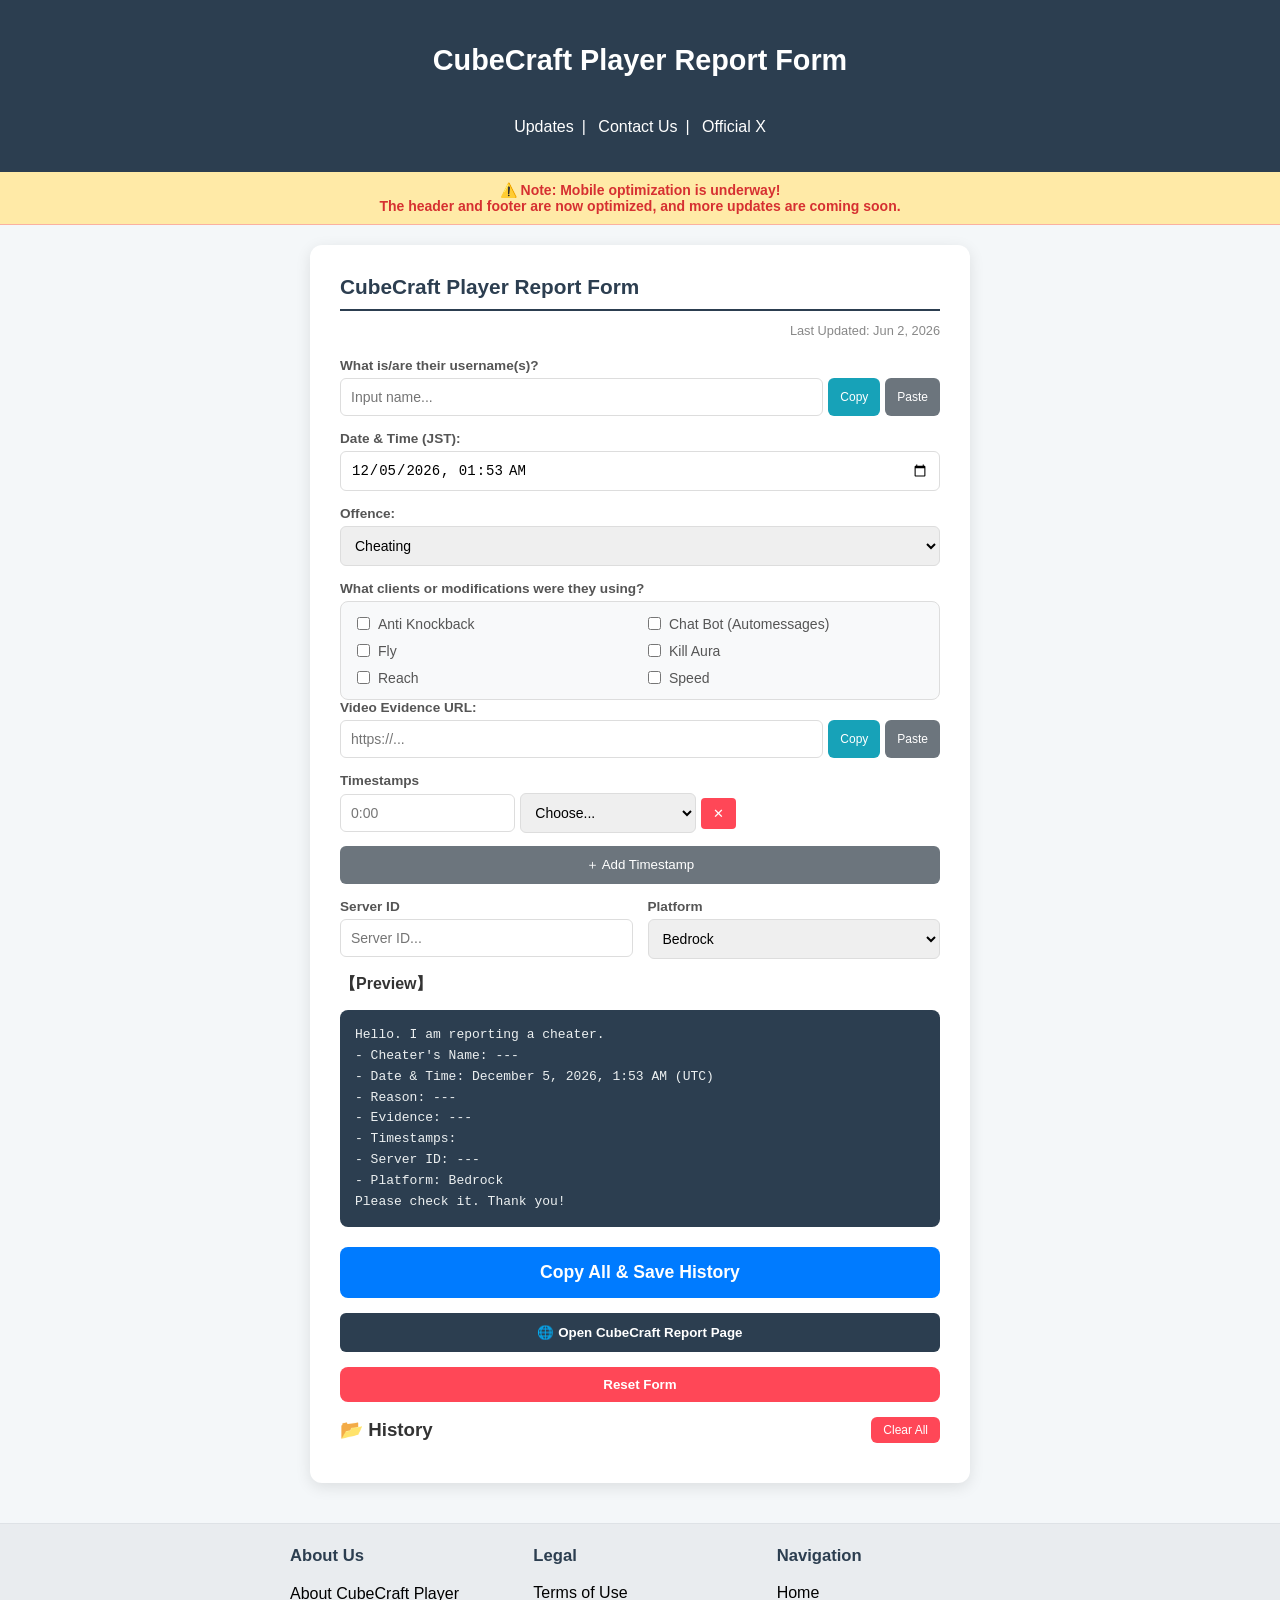
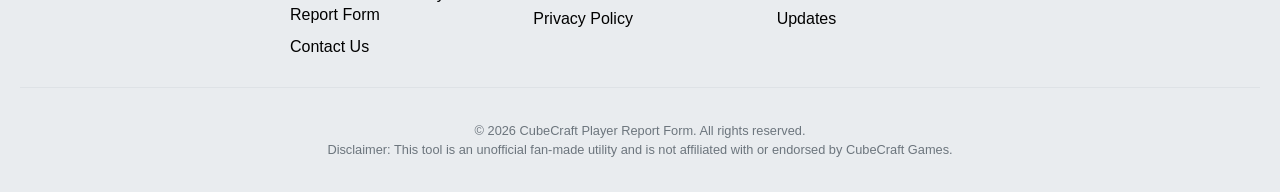
<file: index.html>
<!DOCTYPE html>
<html lang="en">
<head>
<meta charset="UTF-8">
<meta name="viewport" content="width=device-width, initial-scale=1">
<title>CubeCraft Player Report Form</title>
<meta name="description" content="Easily generate formatted player reports for CubeCraft forums. Input usernames, evidence URLs, timestamps, and server details to copy and paste instantly.">
<style>

h2 { font-size: 1.3em; color: #2c3e50; margin-top: 0; border-bottom: 2px solid #2c3e50; padding-bottom: 10px; }

.field-group { margin-bottom: 15px;  }
label { display: block; font-size: 0.85em; font-weight: bold; margin-bottom: 5px; color: #555; }
    
input[type="text"], input[type="datetime-local"], select { width: 100%; padding: 10px; border: 1px solid #ddd; border-radius: 6px; font-size: 14px; box-sizing: border-box; }
    
.input-with-btn { display: flex; gap: 5px; }
.paste-btn { background: #6c757d; color: white; border: none; padding: 0 15px; border-radius: 6px; cursor: pointer; font-size: 12px; white-space: nowrap; }

.checkbox-grid { display: grid; grid-template-columns: 1fr 1fr; gap: 8px; background: #f8f9fa; padding: 12px; border-radius: 8px; border: 1px solid #ddd; }
.checkbox-item { font-weight: normal; font-size: 14px; cursor: pointer; display: flex; align-items: center; gap: 5px; margin: 0; }

.ts-row { display: flex; gap: 5px; margin-bottom: 8px; align-items: center; }
.ts-time { flex: 0.3; }
.ts-memo { flex: 0.7; }
.del-btn { background: #ff4757; color: white; border: none; padding: 8px 12px; border-radius: 4px; cursor: pointer; }

.add-btn { background: #6c757d; color: white; border: none; padding: 10px; border-radius: 6px; cursor: pointer; width: 100%; margin-top: 5px; }
.copy-btn { background: #007bff; color: white; width: 100%; padding: 15px; border: none; border-radius: 8px; font-size: 1.1em; font-weight: bold; cursor: pointer; margin-top: 20px; }

#total-preview { white-space: pre-wrap; background: #2c3e50; color: #ecf0f1; padding: 15px; border-radius: 8px; margin-top: 15px; line-height: 1.6; font-family: monospace; }
.history-item { background: #fff; padding: 12px; border-radius: 8px; margin-bottom: 10px; border: 1px solid #ddd; border-left: 5px solid #007bff; font-size: 0.85em; }
.action-btn { background: #6c757d; color: white; border: none; padding: 0 12px; border-radius: 6px; cursor: pointer; font-size: 12px; white-space: nowrap; }
.copy-small-btn { background: #17a2b8; }

</style>
</head>
<body>

<div id="header-placeholder"></div>

<div class="container">
<div class="card">
<h2>CubeCraft Player Report Form</h2>
<p style="font-size: 0.8em; color: #888; margin-top: -5px; margin-bottom: 20px; text-align: right;">Last Updated: Jun 2, 2026</p>
            
<div class="field-group">
<label>What is/are their username(s)?</label>
<div class="input-with-btn">
<input type="text" id="c-name" placeholder="Input name..." oninput="update()">
<button class="action-btn copy-small-btn" onclick="copyFrom('c-name')">Copy</button>
<button class="action-btn" onclick="pasteTo('c-name')">Paste</button>
</div>
</div>

<div class="field-group">
<label>Date & Time (JST):</label>
<input type="datetime-local" id="c-datetime" oninput="update()">
</div>
  
<div class="field-group">
<label>Offence:</label>
<select id="c-offence" onchange="toggleReasonVisibility(); update();">
<option value="Cheating">Cheating</option>
<option value="Teaming">Teaming</option>
<option value="Trolling">Trolling</option>
</select>
</div>

<div class="field-group" id="reason-section">
<label>What clients or modifications were they using?</label>
<div class="checkbox-grid" id="reason-options">
<label class="checkbox-item"><input type="checkbox" value="Anti Knockback" onchange="update()"> Anti Knockback</label>
<label class="checkbox-item"><input type="checkbox" value="Chat Bot (Automessages)" onchange="update()"> Chat Bot (Automessages)</label>
<label class="checkbox-item"><input type="checkbox" value="Fly" onchange="update()"> Fly</label>
<label class="checkbox-item"><input type="checkbox" value="Kill Aura" onchange="update()"> Kill Aura</label>
<label class="checkbox-item"><input type="checkbox" value="Reach" onchange="update()"> Reach</label>
<label class="checkbox-item"><input type="checkbox" value="Speed" onchange="update()"> Speed</label>
</div>

<div class="field-group">
<label>Video Evidence URL:</label>
<div class="input-with-btn">
<input type="text" id="c-url" placeholder="https://..." oninput="update()">
<button class="action-btn copy-small-btn" onclick="copyFrom('c-url')">Copy</button>
<button class="action-btn" onclick="pasteTo('c-url')">Paste</button>
</div>
</div>

<div class="field-group">
<label>Timestamps</label>
<div id="ts-area"></div>
<button class="add-btn" onclick="addTsRow()">＋ Add Timestamp</button>
</div>

<div style="display: flex; gap: 15px;">
<div class="field-group" style="flex: 1;">
<label>Server ID</label>
<input type="text" id="c-server" placeholder="Server ID..." oninput="update()">
</div>
<div class="field-group" style="flex: 1;">
<label>Platform</label>
<select id="c-platform" onchange="update()">
<option value="Bedrock">Bedrock</option>
<option value="Java">Java</option>
</select>
</div>
</div>

<strong>【Preview】</strong>
<div id="total-preview"></div>
<button class="copy-btn" onclick="copyAndSave()">Copy All & Save History</button>
<a href="https://www.cubecraft.net/categories/player-reports.150/" target="_blank" style="display: block; text-align: center; margin-top: 10px; text-decoration: none;">
<button type="button" class="add-btn" style="background: #2c3e50; font-weight: bold; padding: 12px; width: 100%; box-sizing: border-box;">🌐 Open CubeCraft Report Page</button>
</a>
<button type="button" onclick="resetForm()" style="background: #ff4757; color: white; width: 100%; padding: 10px; border: none; border-radius: 8px; font-weight: bold; cursor: pointer; margin-top: 15px;">Reset Form</button>
</div>


<div id="history-section">
<div style="display: flex; justify-content: space-between; align-items: center; margin-bottom: 10px;">
<h3 style="margin: 0;">📂 History</h3>
<button class="action-btn" onclick="clearAllHistory()" style="background: #ff4757; padding: 6px 12px;">Clear All</button>
</div>
<div id="history-list"></div>
</div>

</div>
</div>

<div id="footer-placeholder"></div>

<script>
    window.onload = () => { 

        const now = new Date();
        now.setMinutes(now.getMinutes() - now.getTimezoneOffset());
        document.getElementById('c-datetime').value = now.toISOString().slice(0, 16);
        
        addTsRow(); 
        renderHistory();
        update();
    };

    async function pasteTo(id) {
        try {
            const text = await navigator.clipboard.readText();
            document.getElementById(id).value = text;
            update();
        } catch (err) { alert("Clipboard access denied."); }
    }
  async function copyFrom(id) {
        const val = document.getElementById(id).value;
        if (!val) return;
        try {
            await navigator.clipboard.writeText(val);
        } catch (err) { alert("Clipboard access denied."); }
    }

    function addTsRow() {
        const area = document.getElementById('ts-area');
        const div = document.createElement('div');
        div.className = 'ts-row';
        div.innerHTML = `
            <input type="text" class="ts-time" placeholder="0:00" oninput="update()">
            <select class="ts-memo-select" onchange="update()" style="flex: 0.3; padding: 10px; border: 1px solid #ddd; border-radius: 6px; font-size: 14px;">
                <option value="">Choose...</option>
                <option value="Fly">Fly</option>
                <option value="Kill Aura">Kill Aura</option>
                <option value="Teaming">Teaming</option>
                <option value="Other">Other (Custom)</option>
            </select>
            <input type="text" class="ts-memo-custom" placeholder="Detail" oninput="update()" style="flex: 0.4; display: none; padding: 10px; border: 1px solid #ddd; border-radius: 6px; font-size: 14px;">
            <button class="del-btn" onclick="this.parentElement.remove(); update();">✕</button>
        `;

        const select = div.querySelector('.ts-memo-select');
        const customInput = div.querySelector('.ts-memo-custom');
        select.addEventListener('change', () => {
            if (select.value === 'Other') {
                customInput.style.display = 'block';
            } else {
                customInput.style.display = 'none';
                customInput.value = '';
            }
        });

        area.appendChild(div);
        update();
    }

    function formatDisplayDate(val) {
        if (!val) return "---";
        const d = new Date(val);
        const months = ["January", "February", "March", "April", "May", "June", "July", "August", "September", "October", "November", "December"];
        const month = months[d.getUTCMonth()];
        const day = d.getUTCDate();
        const year = d.getUTCFullYear();
        
        let hours = d.getUTCHours();
        const minutes = String(d.getUTCMinutes()).padStart(2, '0');
        const ampm = hours >= 12 ? 'PM' : 'AM';
        
        hours = hours % 12;
        hours = hours ? hours : 12;
        
        return `${month} ${day}, ${year}, ${hours}:${minutes} ${ampm} (UTC)`;
    }

    function update() {
        const name = document.getElementById('c-name').value || "---";
        const dateStr = formatDisplayDate(document.getElementById('c-datetime').value);
        
        const checkboxes = document.querySelectorAll('#reason-options input:checked');
        const reasonText = checkboxes.length > 0 
            ? Array.from(checkboxes).map(cb => cb.value).join(', ') 
            : "---";

        const url = document.getElementById('c-url').value || "---";
        const server = document.getElementById('c-server').value || "---";
        const platform = document.getElementById('c-platform').value;
        
        const rows = document.querySelectorAll('.ts-row');
        let tsArray = [];
        rows.forEach(row => {
            const time = row.querySelector('.ts-time').value.trim();
            const memo = row.querySelector('.ts-memo').value.trim();
            if (time && memo) tsArray.push(`${time}(${memo})`);
            else if (time) tsArray.push(time);
            else if (memo) tsArray.push(`(${memo})`);
        });

        const template = `Hello. I am reporting a cheater.
- Cheater's Name: ${name}
- Date & Time: ${dateStr}
- Reason: ${reasonText}
- Evidence: ${url}
- Timestamps: ${tsArray.join(', ')}
- Server ID: ${server}
- Platform: ${platform}
Please check it. Thank you!`;

        document.getElementById('total-preview').innerText = template;
    }

    async function copyAndSave() {
        const content = document.getElementById('total-preview').innerText;
        await navigator.clipboard.writeText(content);
        
        let history = JSON.parse(localStorage.getItem('reportHistory') || "[]");
            history.unshift({ text: content, date: new Date().toLocaleString() });
        localStorage.setItem('reportHistory', JSON.stringify(history.slice(0, 10)));
        renderHistory();
       const btn = document.querySelector('.copy-btn');
        const originalText = btn.innerText;
        btn.innerText = "🟢 Copied & Saved!";
        btn.style.background = "#2ecc71";
        
        setTimeout(() => {
            btn.innerText = originalText;
            btn.style.background = "";
        }, 1200);
    }
    function renderHistory() {
        const history = JSON.parse(localStorage.getItem('reportHistory') || "[]");
        document.getElementById('history-list').innerHTML = history.map(item => `
            <div class="history-item">
                <div style="font-size: 0.7em; color: #888; margin-bottom: 5px;">${item.date}</div>
                <div style="white-space:pre-wrap;">${item.text}</div>
            </div>
        `).join('');
    }
function toggleReasonVisibility() {
        const offence = document.getElementById('c-offence').value;
        const reasonSection = document.getElementById('reason-section');
        if (offence === 'Cheating') {
            reasonSection.style.display = 'block';
        } else {
            reasonSection.style.display = 'none';
        }
    }

    function update() {
        const name = document.getElementById('c-name').value || "---";
        const dateStr = formatDisplayDate(document.getElementById('c-datetime').value);
        
        const offence = document.getElementById('c-offence').value;
        let reasonText = "---";
        
        if (offence === 'Cheating') {
            const checkboxes = document.querySelectorAll('#reason-options input:checked');
            reasonText = checkboxes.length > 0 
                ? Array.from(checkboxes).map(cb => cb.value).join(', ') 
                : "---";
        } else {

            reasonText = offence;
        }

        const url = document.getElementById('c-url').value || "---";
        const server = document.getElementById('c-server').value || "---";
        const platform = document.getElementById('c-platform').value;

        const rows = document.querySelectorAll('.ts-row');
        let tsArray = [];
        rows.forEach(row => {
            const time = row.querySelector('.ts-time').value.trim();
            const selectVal = row.querySelector('.ts-memo-select').value;
            const customVal = row.querySelector('.ts-memo-custom').value.trim();
            const memo = (selectVal === 'Other') ? customVal : selectVal;

            if (time && memo) tsArray.push(`${time}(${memo})`);
            else if (time) tsArray.push(time);
            else if (memo) tsArray.push(`(${memo})`);
        });

        const template = `Hello. I am reporting a cheater.
- Cheater's Name: ${name}
- Date & Time: ${dateStr}
- Reason: ${reasonText}
- Evidence: ${url}
- Timestamps: ${tsArray.join(', ')}
- Server ID: ${server}
- Platform: ${platform}
Please check it. Thank you!`;

        document.getElementById('total-preview').innerText = template;
    }
      window.onload = () => { 
        const now = new Date();
        now.setMinutes(now.getMinutes() - now.getTimezoneOffset());
        document.getElementById('c-datetime').value = now.toISOString().slice(0, 16);
        
        addTsRow(); 
        renderHistory();
        toggleReasonVisibility();
        update();
    };
  
  function deleteHistoryItem(index) {
        let history = JSON.parse(localStorage.getItem('reportHistory') || "[]");
        history.splice(index, 1);
        localStorage.setItem('reportHistory', JSON.stringify(history));
        renderHistory();
    }

    function clearAllHistory() {
        if (confirm("Are you sure you want to delete all history?")) {
            localStorage.removeItem('reportHistory');
            renderHistory();
        }
    }
  function renderHistory() {
        const history = JSON.parse(localStorage.getItem('reportHistory') || "[]");
        document.getElementById('history-list').innerHTML = history.map((item, index) => `
            <div class="history-item" style="position: relative;">
                <div style="font-size: 0.7em; color: #888; margin-bottom: 5px;">${item.date}</div>
                <div style="white-space:pre-wrap; padding-right: 25px;">${item.text}</div>
                <button onclick="deleteHistoryItem(${index})" style="position: absolute; top: 10px; right: 10px; background: transparent; border: none; color: #aaa; cursor: pointer; font-size: 14px; font-weight: bold; padding: 0;">✕</button>
            </div>
        `).join('');
    }

fetch('/header.html')
    .then(response => response.text())
    .then(data => {
      const placeholder = document.getElementById('header-placeholder');
      placeholder.innerHTML = data;

      const script = placeholder.querySelector('script');
      if (script) {
        eval(script.innerText);
      }
    })
    .catch(error => console.error('Failed to load header:', error));

function resetForm() {
    if (confirm("Are you sure you want to reset the form? All inputs will be cleared.")) {

        document.getElementById('c-name').value = '';
        document.getElementById('c-url').value = '';
        document.getElementById('c-server').value = '';
        
        document.getElementById('c-offence').selectedIndex = 0;
        document.getElementById('c-platform').selectedIndex = 0;
        
        const checkboxes = document.querySelectorAll('#reason-options input[type="checkbox"]');
        checkboxes.forEach(cb => cb.checked = false);

        document.getElementById('ts-area').innerHTML = '';
        addTsRow();
        
        const now = new Date();
        now.setMinutes(now.getMinutes() - now.getTimezoneOffset());
        document.getElementById('c-datetime').value = now.toISOString().slice(0, 16);
        
        toggleReasonVisibility();
        update();
    }
}

fetch('/footer.html')
    .then(response => response.text())
    .then(data => {
      document.getElementById('footer-placeholder').innerHTML = data;
    })
    .catch(error => console.error('Failed to load footer:', error));

</script>
</body>
</html>
</file>
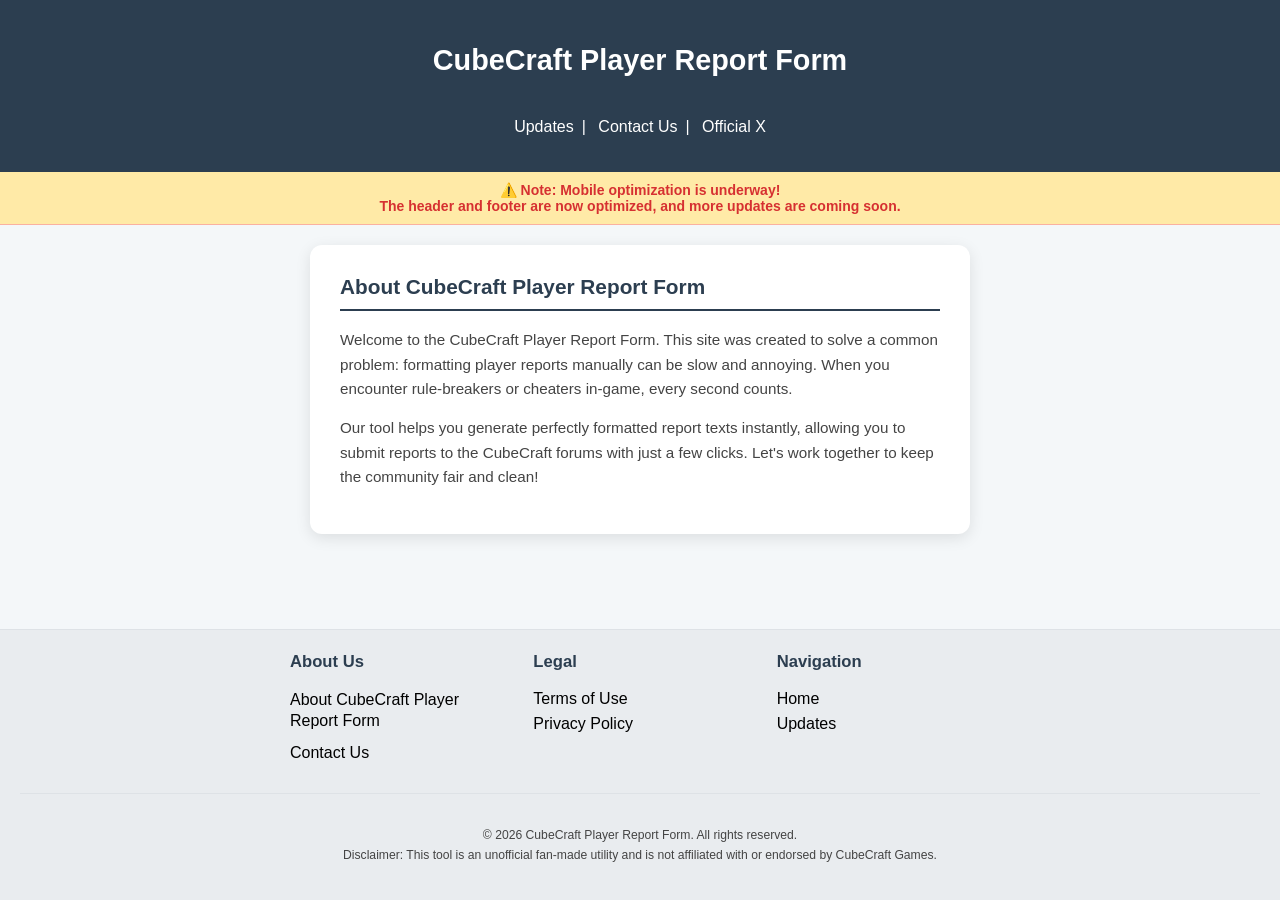
<file: About CubeCraft Player Report Form/index.html>
<!DOCTYPE html>
<html lang="en">
<head>
<meta charset="UTF-8">
<meta name="viewport" content="width=device-width, initial-scale=1">
<title>About CubeCraft Player Report Form - CubeCraft Player Report Form</title>
<style>

h2 { font-size: 1.3em; color: #2c3e50; margin-top: 0; border-bottom: 2px solid #2c3e50; padding-bottom: 10px; }
p { line-height: 1.6; font-size: 0.95em; color: #444; margin-bottom: 15px; }

</style>
</head>
<body>
<div id="header-placeholder"></div>

<div class="container">
  <div class="card">
    <h2>About CubeCraft Player Report Form</h2>
    <p>Welcome to the CubeCraft Player Report Form. This site was created to solve a common problem: formatting player reports manually can be slow and annoying. When you encounter rule-breakers or cheaters in-game, every second counts.</p>
    <p>Our tool helps you generate perfectly formatted report texts instantly, allowing you to submit reports to the CubeCraft forums with just a few clicks. Let's work together to keep the community fair and clean!</p>
  </div>
</div>

<div id="footer-placeholder"></div>

<script>

fetch('/header.html')
    .then(response => response.text())
    .then(data => {
      const placeholder = document.getElementById('header-placeholder');
      placeholder.innerHTML = data;

      const script = placeholder.querySelector('script');
      if (script) {
        eval(script.innerText);
      }
    })
    .catch(error => console.error('Failed to load header:', error));
  
fetch('/footer.html')
    .then(response => response.text())
    .then(data => {
      document.getElementById('footer-placeholder').innerHTML = data;
    })
    .catch(error => console.error('Failed to load footer:', error));

</script>
</body>
</html>
</file>
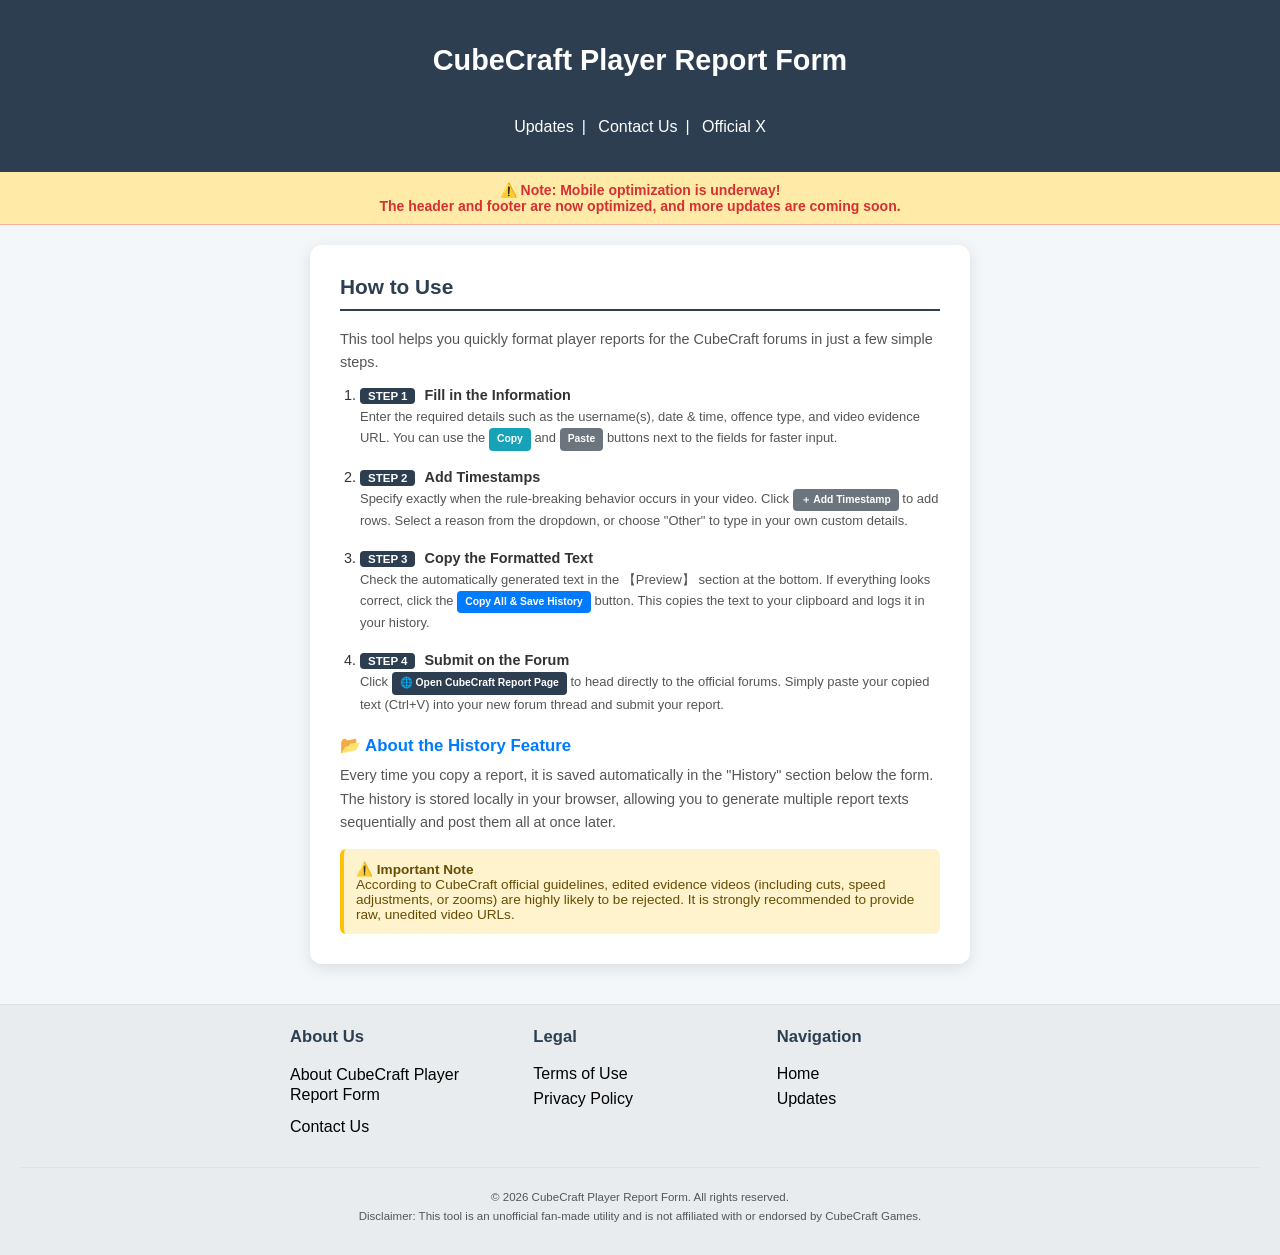
<file: How to use/index.html>
<!DOCTYPE html>
<html lang="en">
<head>
<meta charset="UTF-8">
<meta name="viewport" content="width=device-width, initial-scale=1">
<title>How to Use - CubeCraft Player Report Form</title>
<style>

h2 { font-size: 1.3em; color: #2c3e50; margin-top: 0; border-bottom: 2px solid #2c3e50; padding-bottom: 10px; }
p { line-height: 1.6; font-size: 0.95em; color: #444; margin-bottom: 15px; }

h3 { font-size: 1.05em; color: #007bff; margin-top: 20px; margin-bottom: 8px; display: flex; align-items: center; gap: 5px; }
p { font-size: 0.9em; line-height: 1.6; color: #555; margin: 0 0 10px 0; }
ol { margin: 0; padding-left: 20px; font-size: 0.9em; line-height: 1.6; color: #333; }
li { margin-bottom: 15px; }
.step-badge { background: #2c3e50; color: white; padding: 2px 8px; border-radius: 4px; font-size: 0.8em; font-weight: bold; margin-right: 5px; }
.notice-box { background: #fff3cd; border-left: 4px solid #ffc107; padding: 12px; border-radius: 6px; font-size: 0.85em; color: #664d03; margin-top: 15px; }
.btn-preview { display: inline-block; background: #6c757d; color: white; padding: 3px 8px; border-radius: 4px; font-size: 0.8em; font-weight: bold; }
.btn-blue-preview { background: #007bff; }
.btn-dark-preview { background: #2c3e50; }

</style>
</head>
<body>
<div id="header-placeholder"></div>

<div class="container">
    <div class="card">
        <h2>How to Use</h2>
        <p>This tool helps you quickly format player reports for the CubeCraft forums in just a few simple steps.</p>
        
        <ol>
            <li>
                <span class="step-badge">STEP 1</span> <strong>Fill in the Information</strong>
                <p>Enter the required details such as the username(s), date & time, offence type, and video evidence URL. You can use the <span class="btn-preview" style="background:#17a2b8;">Copy</span> and <span class="btn-preview">Paste</span> buttons next to the fields for faster input.</p>
            </li>
            <li>
                <span class="step-badge">STEP 2</span> <strong>Add Timestamps</strong>
                <p>Specify exactly when the rule-breaking behavior occurs in your video. Click <span class="btn-preview">＋ Add Timestamp</span> to add rows. Select a reason from the dropdown, or choose "Other" to type in your own custom details.</p>
            </li>
            <li>
                <span class="step-badge">STEP 3</span> <strong>Copy the Formatted Text</strong>
                <p>Check the automatically generated text in the 【Preview】 section at the bottom. If everything looks correct, click the <span class="btn-preview btn-blue-preview">Copy All & Save History</span> button. This copies the text to your clipboard and logs it in your history.</p>
            </li>
            <li>
                <span class="step-badge">STEP 4</span> <strong>Submit on the Forum</strong>
                <p>Click <span class="btn-preview btn-dark-preview">🌐 Open CubeCraft Report Page</span> to head directly to the official forums. Simply paste your copied text (Ctrl+V) into your new forum thread and submit your report.</p>
            </li>
        </ol>

        <h3>📂 About the History Feature</h3>
        <p>Every time you copy a report, it is saved automatically in the "History" section below the form. The history is stored locally in your browser, allowing you to generate multiple report texts sequentially and post them all at once later.</p>

        <div class="notice-box">
            <strong>⚠️ Important Note</strong><br>
            According to CubeCraft official guidelines, edited evidence videos (including cuts, speed adjustments, or zooms) are highly likely to be rejected. It is strongly recommended to provide raw, unedited video URLs.
        </div>
        
    </div>
</div>

<div id="footer-placeholder"></div>

<script>

fetch('/header.html')
    .then(response => response.text())
    .then(data => {
      const placeholder = document.getElementById('header-placeholder');
      placeholder.innerHTML = data;

      const script = placeholder.querySelector('script');
      if (script) {
        eval(script.innerText);
      }
    })
    .catch(error => console.error('Failed to load header:', error));

fetch('/footer.html')
    .then(response => response.text())
    .then(data => {
      document.getElementById('footer-placeholder').innerHTML = data;
    })
    .catch(error => console.error('Failed to load footer:', error));

</script>
</body>
</html>
</file>
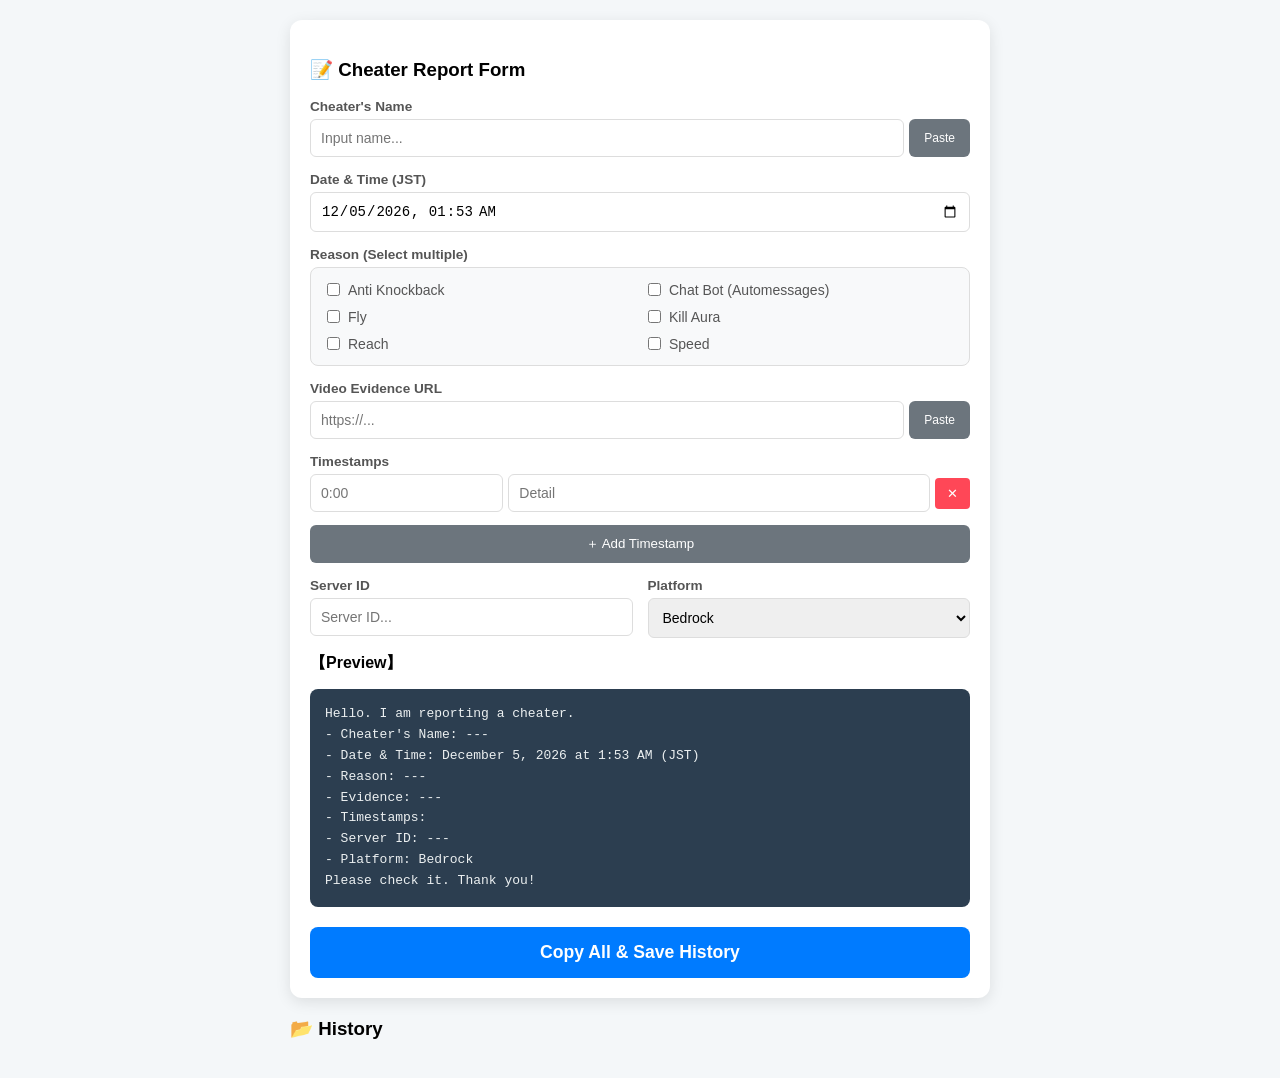
<file: NoMoreCheaters/index.html>
<!DOCTYPE html>
<html lang="ja">
<head>
<meta charset="UTF-8">
<title>Cheater Report Form</title>
<style>
    body { font-family: sans-serif; padding: 20px; max-width: 700px; margin: auto; background: #f4f7f9; }
    .card { background: white; padding: 20px; border-radius: 12px; box-shadow: 0 4px 15px rgba(0,0,0,0.1); margin-bottom: 20px; }
    .field-group { margin-bottom: 15px; }
    label { display: block; font-size: 0.85em; font-weight: bold; margin-bottom: 5px; color: #555; }
    
    input[type="text"], input[type="datetime-local"], select { 
        width: 100%; padding: 10px; border: 1px solid #ddd; border-radius: 6px; font-size: 14px; box-sizing: border-box;
    }
    
    .input-with-btn { display: flex; gap: 5px; }
    .paste-btn { background: #6c757d; color: white; border: none; padding: 0 15px; border-radius: 6px; cursor: pointer; font-size: 12px; white-space: nowrap; }

    .checkbox-grid { 
        display: grid; 
        grid-template-columns: 1fr 1fr; 
        gap: 8px; 
        background: #f8f9fa; 
        padding: 12px; 
        border-radius: 8px; 
        border: 1px solid #ddd;
    }
    .checkbox-item { font-weight: normal; font-size: 14px; cursor: pointer; display: flex; align-items: center; gap: 5px; margin: 0; }

    .ts-row { display: flex; gap: 5px; margin-bottom: 8px; align-items: center; }
    .ts-time { flex: 0.3; }
    .ts-memo { flex: 0.7; }
    .del-btn { background: #ff4757; color: white; border: none; padding: 8px 12px; border-radius: 4px; cursor: pointer; }

    .add-btn { background: #6c757d; color: white; border: none; padding: 10px; border-radius: 6px; cursor: pointer; width: 100%; margin-top: 5px; }
    .copy-btn { background: #007bff; color: white; width: 100%; padding: 15px; border: none; border-radius: 8px; font-size: 1.1em; font-weight: bold; cursor: pointer; margin-top: 20px; }

    #total-preview { white-space: pre-wrap; background: #2c3e50; color: #ecf0f1; padding: 15px; border-radius: 8px; margin-top: 15px; line-height: 1.6; font-family: monospace; }
    .history-item { background: #fff; padding: 12px; border-radius: 8px; margin-bottom: 10px; border: 1px solid #ddd; border-left: 5px solid #007bff; font-size: 0.85em; }
</style>
</head>
<body>

<div class="card">
    <h3>📝 Cheater Report Form</h3>
            
    <div class="field-group">
        <label>Cheater's Name</label>
        <div class="input-with-btn">
            <input type="text" id="c-name" placeholder="Input name..." oninput="update()">
            <button class="paste-btn" onclick="pasteTo('c-name')">Paste</button>
        </div>
    </div>

    <div class="field-group">
        <label>Date & Time (JST)</label>
        <input type="datetime-local" id="c-datetime" oninput="update()">
    </div>

    <div class="field-group">
        <label>Reason (Select multiple)</label>
        <div class="checkbox-grid" id="reason-options">
            <label class="checkbox-item"><input type="checkbox" value="Anti Knockback" onchange="update()"> Anti Knockback</label>
            <label class="checkbox-item"><input type="checkbox" value="Chat Bot (Automessages)" onchange="update()"> Chat Bot (Automessages)</label>
            <label class="checkbox-item"><input type="checkbox" value="Fly" onchange="update()"> Fly</label>
            <label class="checkbox-item"><input type="checkbox" value="Kill Aura" onchange="update()"> Kill Aura</label>
            <label class="checkbox-item"><input type="checkbox" value="Reach" onchange="update()"> Reach</label>
            <label class="checkbox-item"><input type="checkbox" value="Speed" onchange="update()"> Speed</label>
        </div>
    </div>

    <div class="field-group">
        <label>Video Evidence URL</label>
        <div class="input-with-btn">
            <input type="text" id="c-url" placeholder="https://..." oninput="update()">
            <button class="paste-btn" onclick="pasteTo('c-url')">Paste</button>
        </div>
    </div>

    <div class="field-group">
        <label>Timestamps</label>
        <div id="ts-area"></div>
        <button class="add-btn" onclick="addTsRow()">＋ Add Timestamp</button>
    </div>

    <div style="display: flex; gap: 15px;">
        <div class="field-group" style="flex: 1;">
            <label>Server ID</label>
            <input type="text" id="c-server" placeholder="Server ID..." oninput="update()">
        </div>
        <div class="field-group" style="flex: 1;">
            <label>Platform</label>
            <select id="c-platform" onchange="update()">
                <option value="Bedrock">Bedrock</option>
                <option value="Java">Java</option>
            </select>
        </div>
    </div>

    <strong>【Preview】</strong>
    <div id="total-preview"></div>
    <button class="copy-btn" onclick="copyAndSave()">Copy All & Save History</button>
</div>

<div id="history-section">
    <h3>📂 History</h3>
    <div id="history-list"></div>
</div>

<script>
    window.onload = () => { 

        const now = new Date();
        now.setMinutes(now.getMinutes() - now.getTimezoneOffset());
        document.getElementById('c-datetime').value = now.toISOString().slice(0, 16);
        
        addTsRow(); 
        renderHistory();
        update();
    };

    async function pasteTo(id) {
        try {
            const text = await navigator.clipboard.readText();
            document.getElementById(id).value = text;
            update();
        } catch (err) { alert("Clipboard access denied."); }
    }

    function addTsRow() {
        const area = document.getElementById('ts-area');
        const div = document.createElement('div');
        div.className = 'ts-row';
        div.innerHTML = `
            <input type="text" class="ts-time" placeholder="0:00" oninput="update()">
            <input type="text" class="ts-memo" placeholder="Detail" oninput="update()">
            <button class="del-btn" onclick="this.parentElement.remove(); update();">✕</button>
        `;
        area.appendChild(div);
        update();
    }

    function formatDisplayDate(val) {
        if (!val) return "---";
        const d = new Date(val);
        const options = { month: 'long', day: 'numeric', year: 'numeric', hour: 'numeric', minute: 'numeric', hour12: true };
        return d.toLocaleString('en-US', options) + " (JST)";
    }

    function update() {
        const name = document.getElementById('c-name').value || "---";
        const dateStr = formatDisplayDate(document.getElementById('c-datetime').value);
        
        const checkboxes = document.querySelectorAll('#reason-options input:checked');
        const reasonText = checkboxes.length > 0 
            ? Array.from(checkboxes).map(cb => cb.value).join(', ') 
            : "---";

        const url = document.getElementById('c-url').value || "---";
        const server = document.getElementById('c-server').value || "---";
        const platform = document.getElementById('c-platform').value;
        
        const rows = document.querySelectorAll('.ts-row');
        let tsArray = [];
        rows.forEach(row => {
            const time = row.querySelector('.ts-time').value.trim();
            const memo = row.querySelector('.ts-memo').value.trim();
            if (time && memo) tsArray.push(`${time}(${memo})`);
            else if (time) tsArray.push(time);
            else if (memo) tsArray.push(`(${memo})`);
        });

        const template = `Hello. I am reporting a cheater.
- Cheater's Name: ${name}
- Date & Time: ${dateStr}
- Reason: ${reasonText}
- Evidence: ${url}
- Timestamps: ${tsArray.join(', ')}
- Server ID: ${server}
- Platform: ${platform}
Please check it. Thank you!`;

        document.getElementById('total-preview').innerText = template;
    }

    async function copyAndSave() {
        const content = document.getElementById('total-preview').innerText;
        await navigator.clipboard.writeText(content);
        
        let history = JSON.parse(localStorage.getItem('reportHistory') || "[]");
        history.unshift({ text: content, date: new Date().toLocaleString() });
        localStorage.setItem('reportHistory', JSON.stringify(history.slice(0, 10)));
        renderHistory();
        
        alert("Copied!");
    }

    function renderHistory() {
        const history = JSON.parse(localStorage.getItem('reportHistory') || "[]");
        document.getElementById('history-list').innerHTML = history.map(item => `
            <div class="history-item">
                <div style="font-size: 0.7em; color: #888; margin-bottom: 5px;">${item.date}</div>
                <div style="white-space:pre-wrap;">${item.text}</div>
            </div>
        `).join('');
    }
</script>
</body>
</html>
</file>
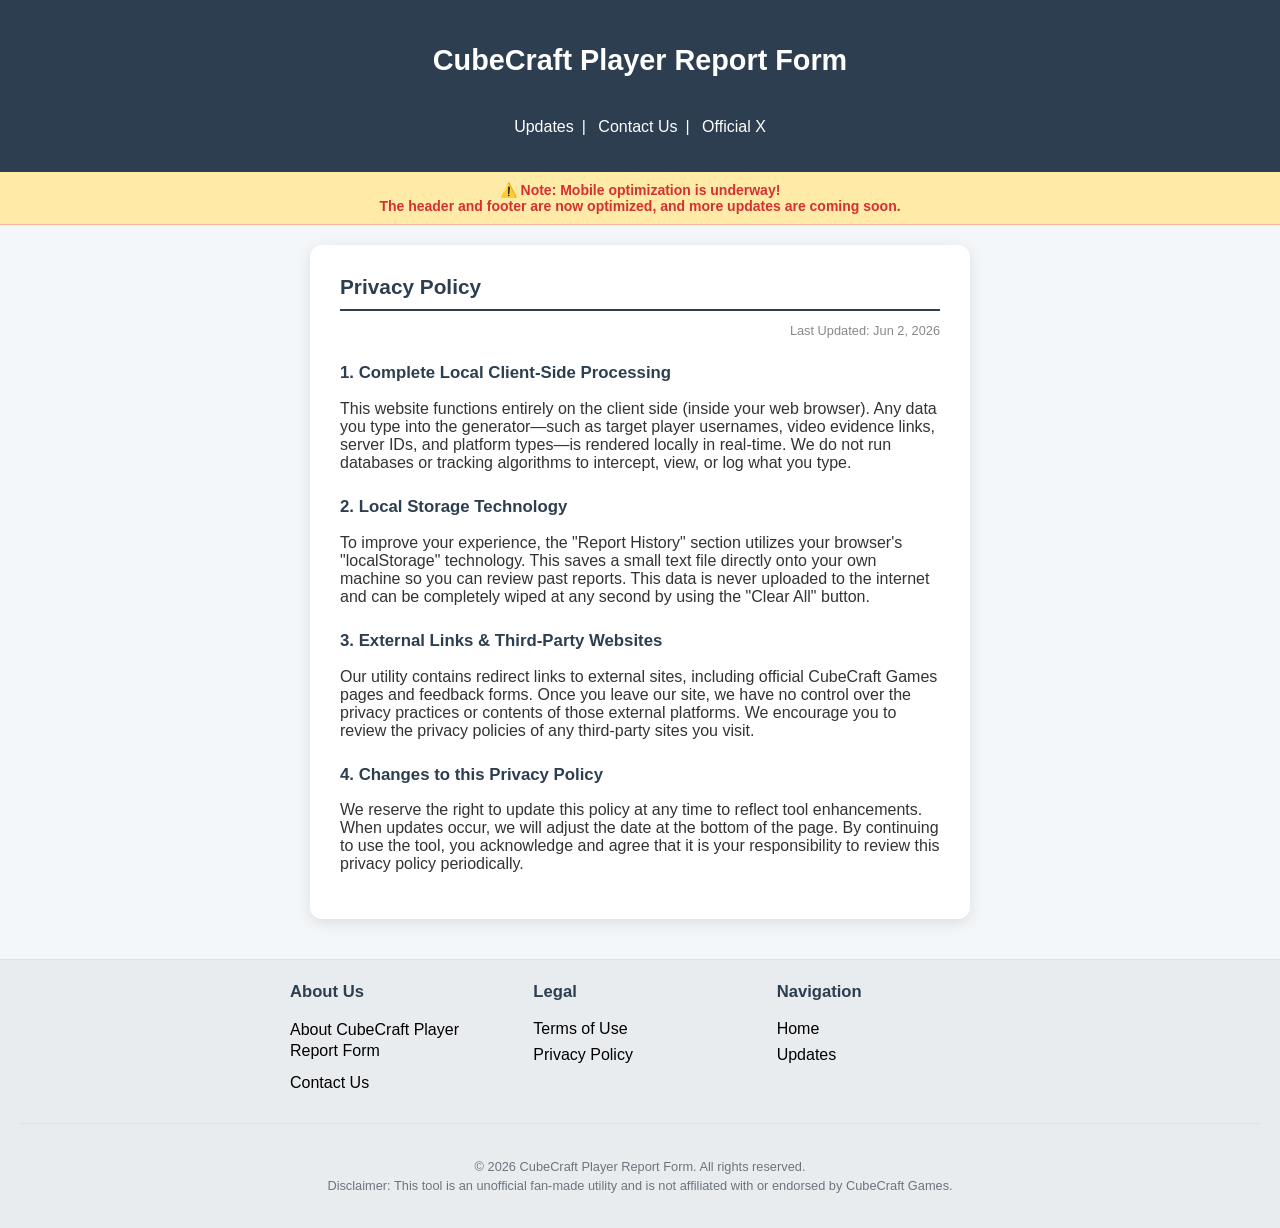
<file: Privacy Policy/index.html>
<!DOCTYPE html>
<html lang="en">
<head>
<meta charset="UTF-8">
<meta name="viewport" content="width=device-width, initial-scale=1">
<title>Privacy Policy - CubeCraft Player Report Form</title>
<style>

h2 { font-size: 1.3em; color: #2c3e50; margin-top: 0; border-bottom: 2px solid #2c3e50; padding-bottom: 10px; }
h3 { font-size: 1.05em; color: #2c3e50; margin-top: 25px; }

</style>
</head>
<body>

<div id="header-placeholder"></div>
    
<div class="container">
<div class="card">
<h2>Privacy Policy</h2>
<p style="font-size: 0.8em; color: #888; margin-top: -5px; margin-bottom: 20px; text-align: right;">Last Updated: Jun 2, 2026</p>

<h3>1. Complete Local Client-Side Processing</h3>
<p>This website functions entirely on the client side (inside your web browser). Any data you type into the generator—such as target player usernames, video evidence links, server IDs, and platform types—is rendered locally in real-time. We do not run databases or tracking algorithms to intercept, view, or log what you type.</p>

<h3>2. Local Storage Technology</h3>
<p>To improve your experience, the "Report History" section utilizes your browser's "localStorage" technology. This saves a small text file directly onto your own machine so you can review past reports. This data is never uploaded to the internet and can be completely wiped at any second by using the "Clear All" button.</p>

<h3>3. External Links & Third-Party Websites</h3>
<p>Our utility contains redirect links to external sites, including official CubeCraft Games pages and feedback forms. Once you leave our site, we have no control over the privacy practices or contents of those external platforms. We encourage you to review the privacy policies of any third-party sites you visit.</p>

<h3>4. Changes to this Privacy Policy</h3>
<p>We reserve the right to update this policy at any time to reflect tool enhancements. When updates occur, we will adjust the date at the bottom of the page. By continuing to use the tool, you acknowledge and agree that it is your responsibility to review this privacy policy periodically.</p>
</div>
</div>

<div id="footer-placeholder"></div>

<script>

fetch('/header.html')
    .then(response => response.text())
    .then(data => {
      const placeholder = document.getElementById('header-placeholder');
      placeholder.innerHTML = data;

      const script = placeholder.querySelector('script');
      if (script) {
        eval(script.innerText);
      }
    })
    .catch(error => console.error('Failed to load header:', error));
  
  fetch('/footer.html')
    .then(response => response.text())
    .then(data => {
      document.getElementById('footer-placeholder').innerHTML = data;
    })
    .catch(error => console.error('Failed to load footer:', error));
  
</script>
</body>
</html>
</file>
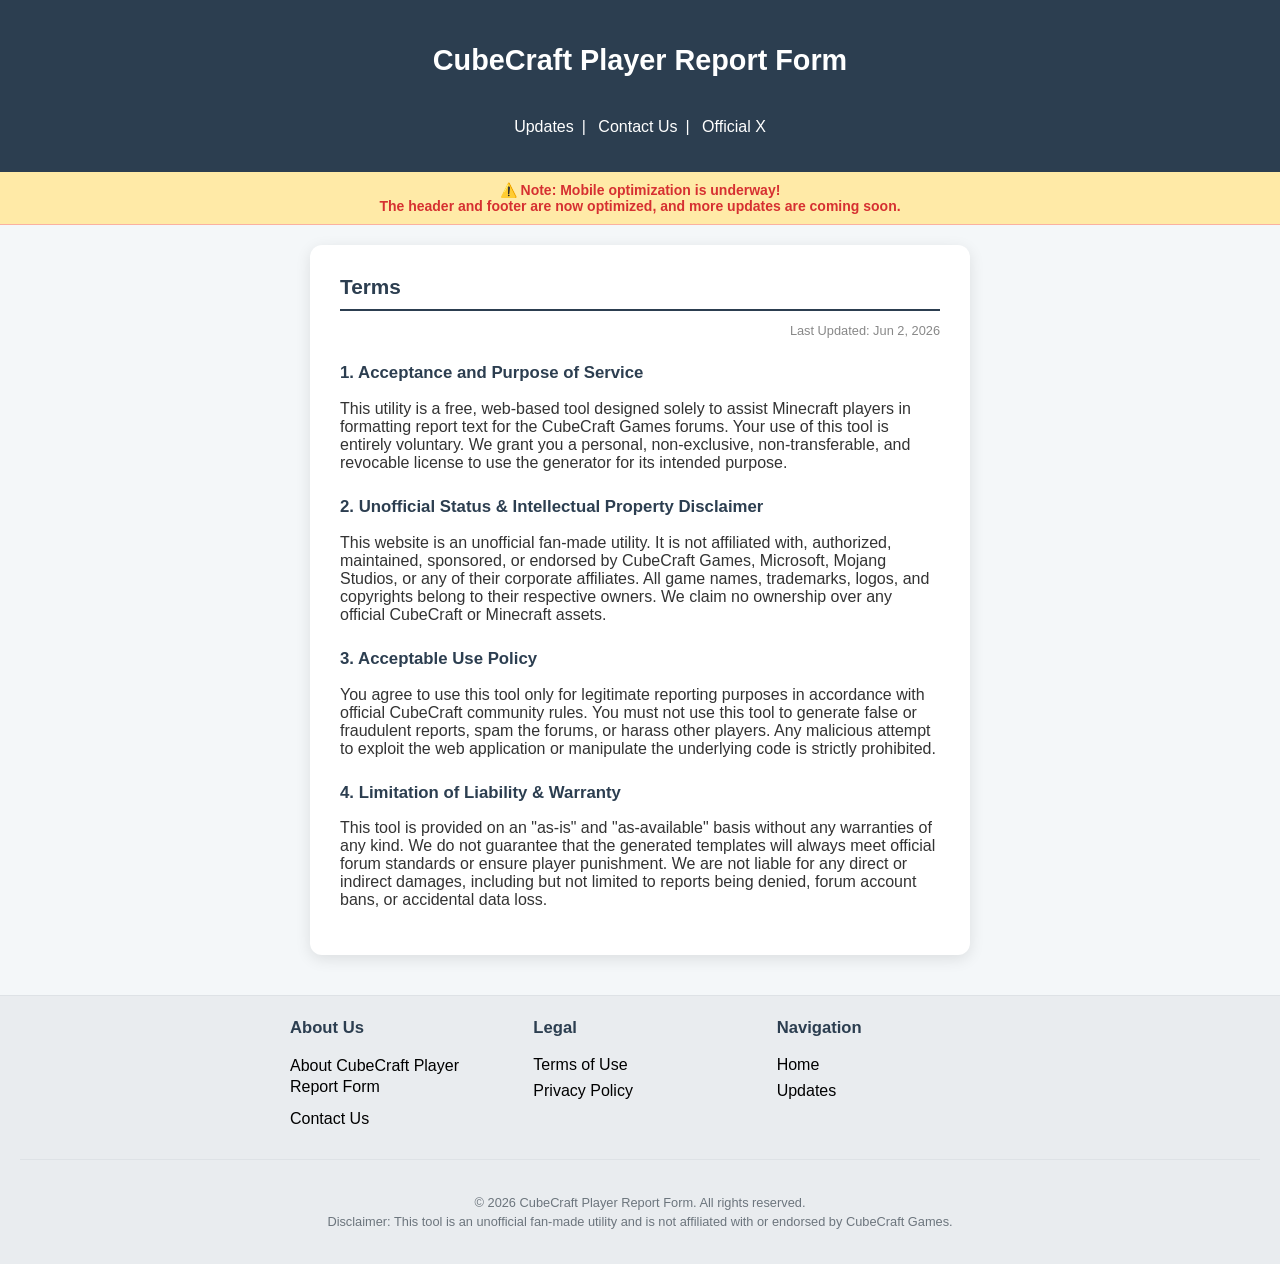
<file: Terms/index.html>
<!DOCTYPE html>
<html lang="en">
<head>
<meta charset="UTF-8">
<meta name="viewport" content="width=device-width, initial-scale=1">
<title>Terms - CubeCraft Player Report Form</title>
<style>

h2 { font-size: 1.3em; color: #2c3e50; margin-top: 0; border-bottom: 2px solid #2c3e50; padding-bottom: 10px; }
h3 { font-size: 1.05em; color: #2c3e50; margin-top: 25px; }

</style>
</head>
<body>

<div id="header-placeholder"></div>

<div class="container">
<div class="card">
<h2>Terms</h2>
<p style="font-size: 0.8em; color: #888; margin-top: -5px; margin-bottom: 20px; text-align: right;">Last Updated: Jun 2, 2026</p>

<h3>1. Acceptance and Purpose of Service</h3>
<p>This utility is a free, web-based tool designed solely to assist Minecraft players in formatting report text for the CubeCraft Games forums. Your use of this tool is entirely voluntary. We grant you a personal, non-exclusive, non-transferable, and revocable license to use the generator for its intended purpose.</p>

<h3>2. Unofficial Status & Intellectual Property Disclaimer</h3>
<p>This website is an unofficial fan-made utility. It is not affiliated with, authorized, maintained, sponsored, or endorsed by CubeCraft Games, Microsoft, Mojang Studios, or any of their corporate affiliates. All game names, trademarks, logos, and copyrights belong to their respective owners. We claim no ownership over any official CubeCraft or Minecraft assets.</p>

<h3>3. Acceptable Use Policy</h3>
<p>You agree to use this tool only for legitimate reporting purposes in accordance with official CubeCraft community rules. You must not use this tool to generate false or fraudulent reports, spam the forums, or harass other players. Any malicious attempt to exploit the web application or manipulate the underlying code is strictly prohibited.</p>

<h3>4. Limitation of Liability & Warranty</h3>
<p>This tool is provided on an "as-is" and "as-available" basis without any warranties of any kind. We do not guarantee that the generated templates will always meet official forum standards or ensure player punishment. We are not liable for any direct or indirect damages, including but not limited to reports being denied, forum account bans, or accidental data loss.</p>


</div>
</div>

<div id="footer-placeholder"></div>

<script>

fetch('/header.html')
    .then(response => response.text())
    .then(data => {
      const placeholder = document.getElementById('header-placeholder');
      placeholder.innerHTML = data;

      const script = placeholder.querySelector('script');
      if (script) {
        eval(script.innerText);
      }
    })
    .catch(error => console.error('Failed to load header:', error));
  
  fetch('/footer.html')
    .then(response => response.text())
    .then(data => {
      document.getElementById('footer-placeholder').innerHTML = data;
    })
    .catch(error => console.error('Failed to load footer:', error));
  
</script>
</body>
</html>
</file>
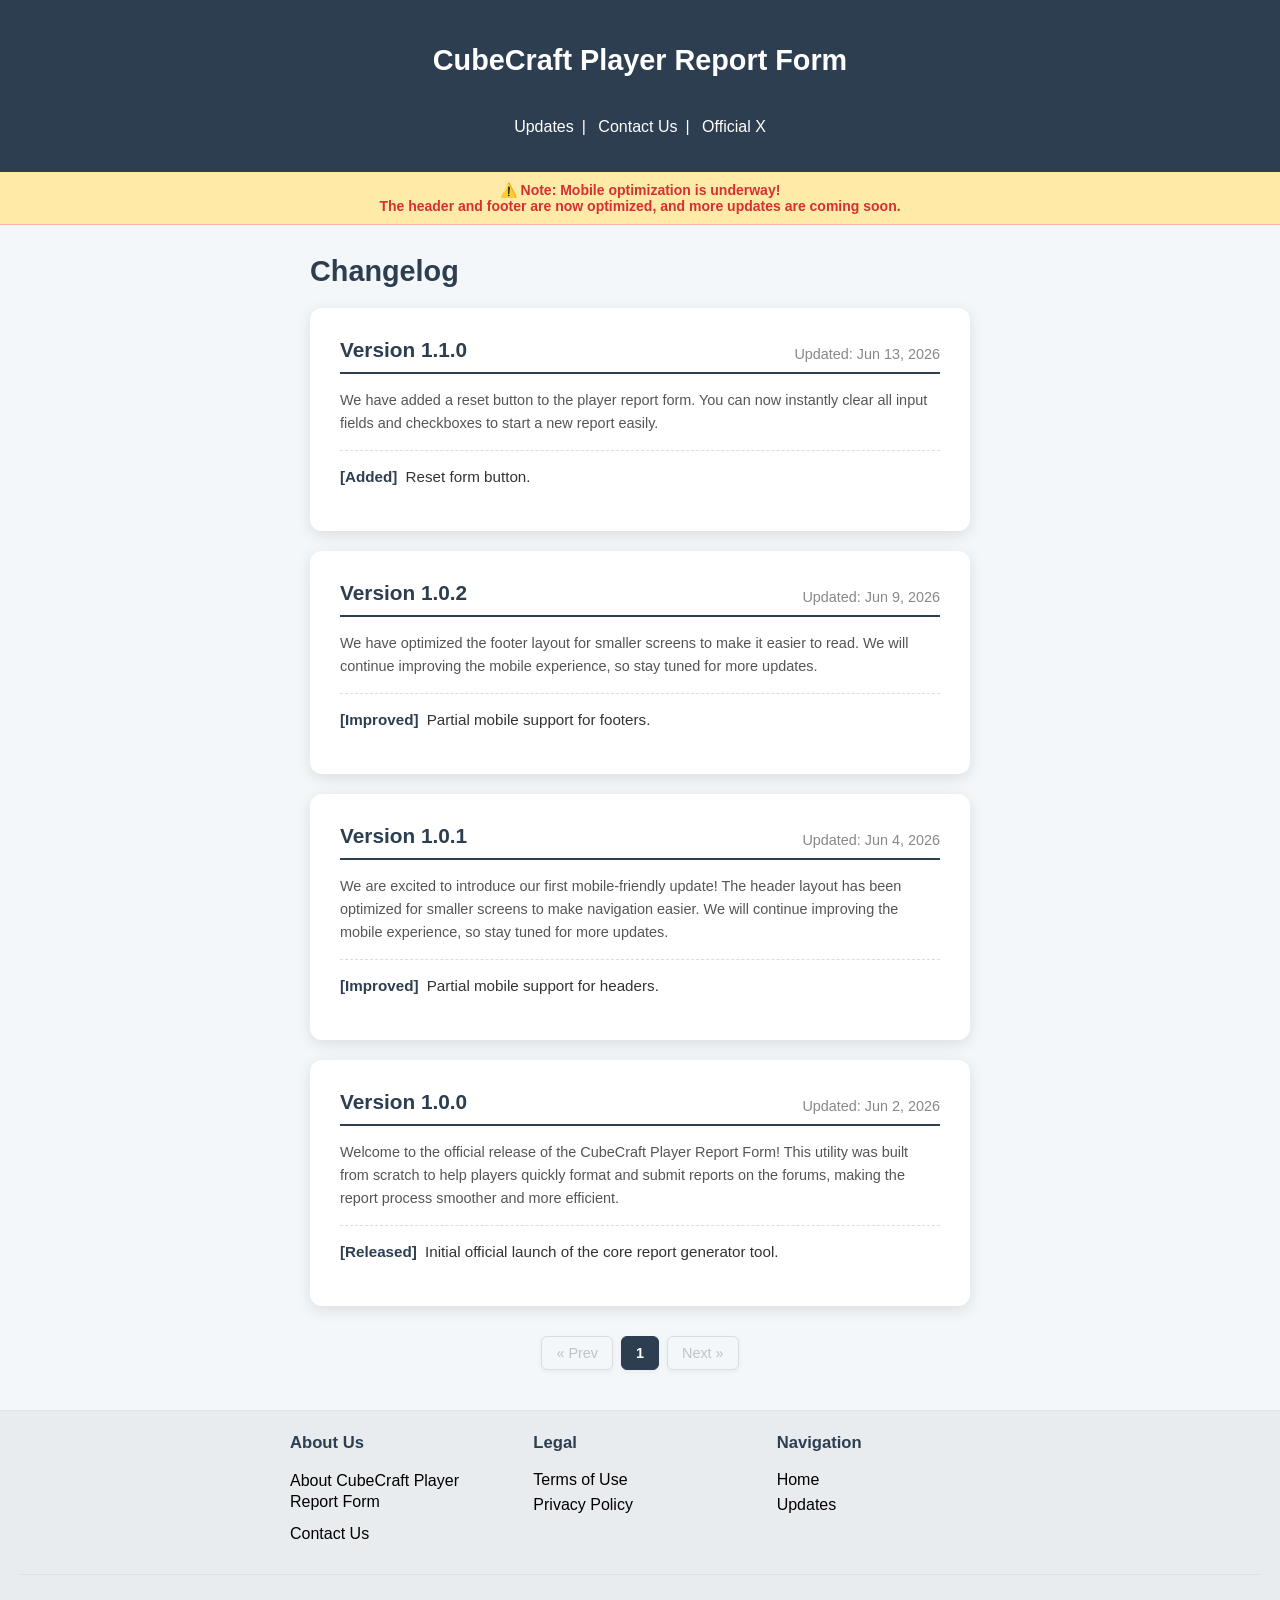
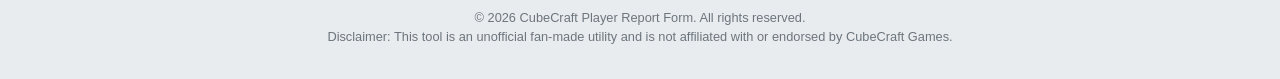
<file: Updates/index.html>
<!DOCTYPE html>
<html lang="en">
<head>
<meta charset="UTF-8">
<meta name="viewport" content="width=device-width, initial-scale=1">
<title>Updates - CubeCraft Player Report Form</title>
<style>

.log-header { display: flex; justify-content: space-between; align-items: flex-end; border-bottom: 2px solid #2c3e50; padding-bottom: 10px; margin-bottom: 15px; }
.version {  font-size: 1.3em; font-weight: bold; color: #2c3e50; }
.date { font-size: 0.9em; color: #888; }

.log-list { list-style: none; padding: 0; margin: 0; }
.log-item { margin-bottom: 12px; line-height: 1.6; font-size: 0.95em; }

.tag-text { font-weight: bold; color: #2c3e50; margin-right: 4px; }

.pagination-wrapper { width: 100%; display: flex; justify-content: center; margin: 30px 0 20px 0; }

.pagination { display: flex; align-items: center; gap: 8px; }

.page-btn { background: white; color: #2c3e50 ; border: 1px solid #ddd; padding: 8px 14px; border-radius: 6px; font-size: 0.9em; text-decoration: none; box-shadow: 0 2px 5px rgba(0,0,0,0.05); transition: all 0.2s; }

.page-btn:hover:not(.disabled):not(.active) { background: #2c3e50; color: white ; border-color: #2c3e50; }

.page-btn.active { background: #2c3e50; color: white; border-color: #2c3e50; font-weight: bold; cursor: default; }

.page-btn.disabled { color: #bdc3c7; background: #f4f7f9; border-color: #ddd; cursor: not-allowed; }

h2 { font-size: 1.8em; color: #2c3e50; margin-top: 10px; margin-bottom: 20px; font-weight: bold; }

</style>
</head>
<body>

<div id="header-placeholder"></div>

<div class="container">
  
  <div id="log-container">
  
  <h2>Changelog</h2>
  
  <div class="pagination-wrapper">
    <div class="pagination" id="pagination"></div>
  </div>
    
  </div>
  
  </div>

<div id="footer-placeholder"></div>

<script>
const itemsPerPage = 10;
let currentPage = 1;

function displayPage(page) {
  const container = document.getElementById('log-container');
  const cards = Array.from(container.getElementsByClassName('card'));
  const totalPages = Math.ceil(cards.length / itemsPerPage);
  
  if (page < 1) page = 1;
  if (page > totalPages) page = totalPages;
  currentPage = page;

  cards.forEach((card, index) => {
    const start = (page - 1) * itemsPerPage;
    const end = start + itemsPerPage;
    if (index >= start && index < end) {
      card.style.display = 'block';
    } else {
      card.style.display = 'none';
    }
  });

  const pagination = document.getElementById('pagination');
  pagination.innerHTML = '';


  const prevBtn = document.createElement('a');
  prevBtn.href = '#';
  prevBtn.className = `page-btn ${currentPage === 1 ? 'disabled' : ''}`;
  prevBtn.innerText = '« Prev';
  prevBtn.onclick = (e) => { e.preventDefault(); if (currentPage > 1) displayPage(currentPage - 1); };
  pagination.appendChild(prevBtn);

  for (let i = 1; i <= totalPages; i++) {
    const pageBtn = document.createElement('a');
    pageBtn.href = '#';
    pageBtn.className = `page-btn ${i === currentPage ? 'active' : ''}`;
    pageBtn.innerText = i;
    pageBtn.onclick = (e) => { e.preventDefault(); displayPage(i); };
    pagination.appendChild(pageBtn);
  }

  const nextBtn = document.createElement('a');
  nextBtn.href = '#';
  nextBtn.className = `page-btn ${currentPage === totalPages ? 'disabled' : ''}`;
  nextBtn.innerText = 'Next »';
  nextBtn.onclick = (e) => { e.preventDefault(); if (currentPage < totalPages) displayPage(currentPage + 1); };
  pagination.appendChild(nextBtn);
}

document.addEventListener('DOMContentLoaded', () => {
  renderChangelogs();
  displayPage(1);
});

fetch('/header.html')
    .then(response => response.text())
    .then(data => {
      const placeholder = document.getElementById('header-placeholder');
      placeholder.innerHTML = data;

      const script = placeholder.querySelector('script');
      if (script) {
        eval(script.innerText);
      }
    })
    .catch(error => console.error('Failed to load header:', error));
  
  const changelogData = [
    {
    version: "Version 1.1.0",
    date: "Updated: Jun 13, 2026",
    desc: "We have added a reset button to the player report form. You can now instantly clear all input fields and checkboxes to start a new report easily.",
    tag: "[Added]",
    detail: "Reset form button."
  },
  {
    version: "Version 1.0.2",
    date: "Updated: Jun 9, 2026",
    desc: "We have optimized the footer layout for smaller screens to make it easier to read. We will continue improving the mobile experience, so stay tuned for more updates.",
    tag: "[Improved]",
    detail: "Partial mobile support for footers."
  },
  {
    version: "Version 1.0.1",
    date: "Updated: Jun 4, 2026",
    desc: "We are excited to introduce our first mobile-friendly update! The header layout has been optimized for smaller screens to make navigation easier. We will continue improving the mobile experience, so stay tuned for more updates.",
    tag: "[Improved]",
    detail: "Partial mobile support for headers."
  },
  {
    version: "Version 1.0.0",
    date: "Updated: Jun 2, 2026",
    desc: "Welcome to the official release of the CubeCraft Player Report Form! This utility was built from scratch to help players quickly format and submit reports on the forums, making the report process smoother and more efficient.",
    tag: "[Released]",
    detail: "Initial official launch of the core report generator tool."
  }
];

function renderChangelogs() {
  const container = document.getElementById('log-container');

  container.innerHTML = '<h2 style="font-size: 1.8em; color: #2c3e50; margin-top: 10px; margin-bottom: 20px; font-weight: bold;">Changelog</h2>';

  changelogData.forEach(item => {
    const card = document.createElement('div');
    card.className = 'card';
    card.innerHTML = `
      <div class="log-header">
        <h2 class="version" style="margin: 0;">${item.version}</h2>
        <span class="date">${item.date}</span>
      </div>
      <ul class="log-list">
        <li class="log-item">
          <p style="margin: 15px 0 15px 0; line-height: 1.6; color: #555; font-size: 0.95em;">${item.desc}</p>
          <div style="border-top: 1px dashed #ddd; margin: 15px 0;"></div>
          <p style="margin: 0; line-height: 1.5; color: #333;">
            <span class="tag-text">${item.tag}</span> ${item.detail}
          </p>
        </li>
      </ul>
    `;
    container.appendChild(card);
  });

  const wrapper = document.createElement('div');
  wrapper.className = 'pagination-wrapper';
  wrapper.innerHTML = '<div class="pagination" id="pagination"></div>';
  container.appendChild(wrapper);
}

fetch('/footer.html')
    .then(response => response.text())
    .then(data => {
      document.getElementById('footer-placeholder').innerHTML = data;
    })
    .catch(error => console.error('Failed to load footer:', error));

</script>
</body>
</html>
</file>
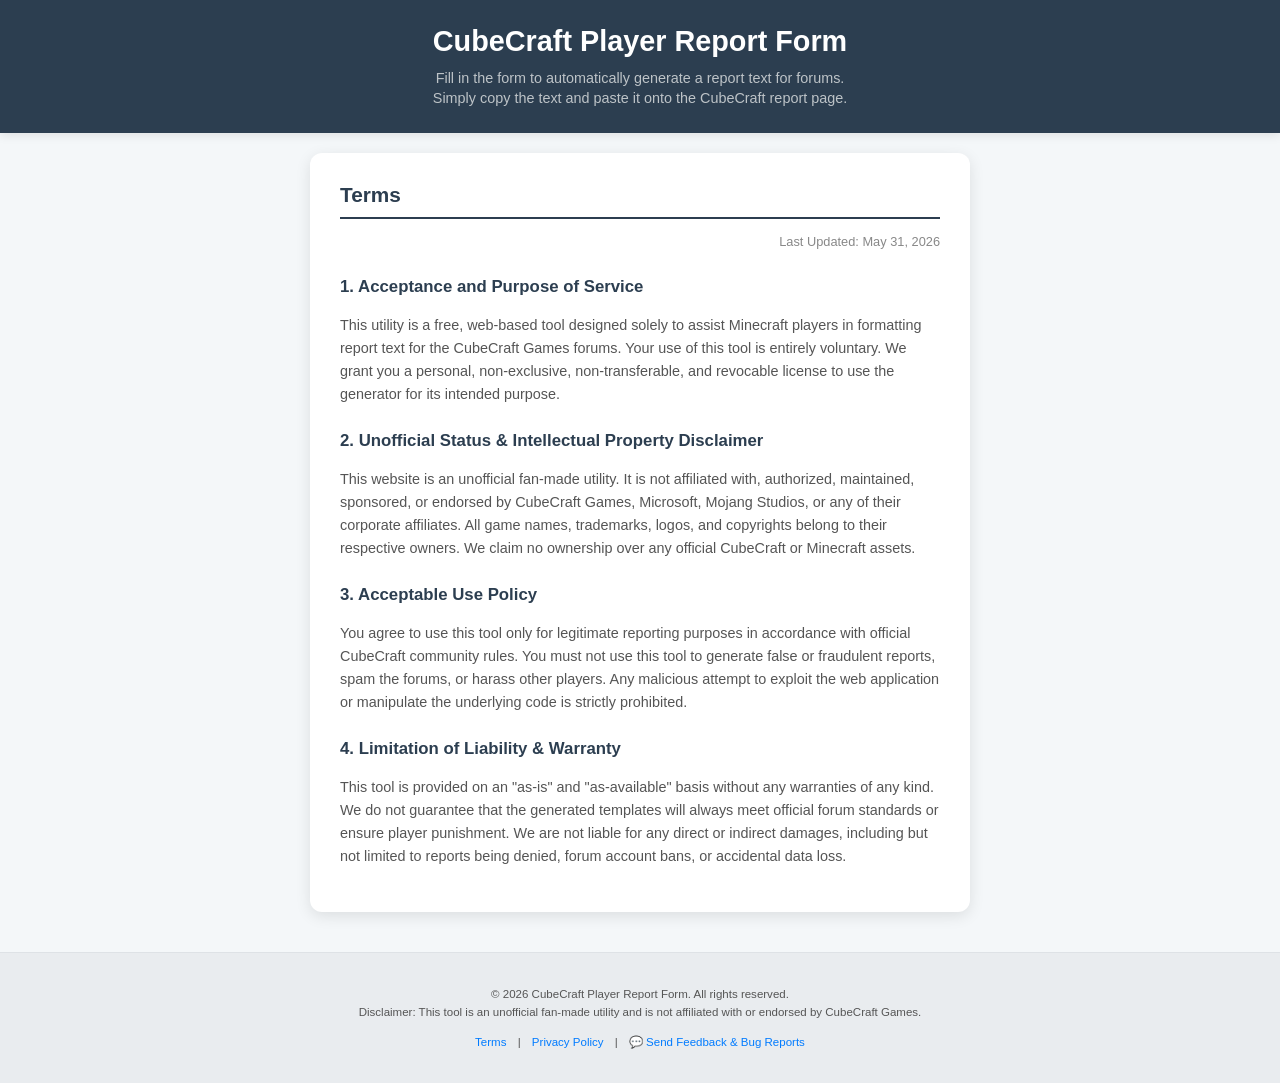
<file: Privacy Policy/Terms/index.html>
<!DOCTYPE html>
<html lang="en">
<head>
<meta charset="UTF-8">
<meta name="viewport" content="width=device-width, initial-scale=1.0">
<title>Terms - CubeCraft Player Report Form</title>
<style>
body { font-family: sans-serif; padding: 0; margin: 0; background: #f4f7f9; color: #333; display: flex; flex-direction: column;  min-height: 100vh; width: 100%; }
header { background: #2c3e50; color: white; padding: 25px 20px; text-align: center; box-shadow: 0 2px 10px rgba(0,0,0,0.1); }
header h1 { margin: 0 0 10px 0; font-size: 1.8em; }
header p { margin: 0; font-size: 0.9em; color: #bdc3c7; line-height: 1.4; }
    
.container { max-width: 700px; width: 100%; margin: 20px auto; padding: 0 20px; box-sizing: border-box; flex: 1; }
.card { background: white; padding: 30px; border-radius: 12px; box-shadow: 0 4px 15px rgba(0,0,0,0.1); margin-bottom: 20px; }
    
h2 { font-size: 1.3em; color: #2c3e50; margin-top: 0; border-bottom: 2px solid #2c3e50; padding-bottom: 10px; }
h3 { font-size: 1.05em; color: #2c3e50; margin-top: 25px; }
p { font-size: 0.9em; color: #555; line-height: 1.6; }
    
footer { background: #e9ecef; color: #6c757d; text-align: center; padding: 20px; font-size: 0.8em; border-top: 1px solid #dee2e6; line-height: 1.5; width: 100%; box-sizing: border-box; margin-top: auto; }
footer a { color: #007bff; text-decoration: none; margin: 0 8px; }
footer a:hover { text-decoration: underline; }
</style>
</head>
<body>

<header>
<h1>CubeCraft Player Report Form</h1>
<p>Fill in the form to automatically generate a report text for forums.<br>Simply copy the text and paste it onto the CubeCraft report page.</p>
</header>

<div class="container">
<div class="card">
<h2>Terms</h2>
<p style="font-size: 0.8em; color: #888; margin-top: -5px; margin-bottom: 20px; text-align: right;">Last Updated: May 31, 2026</p>

<h3>1. Acceptance and Purpose of Service</h3>
<p>This utility is a free, web-based tool designed solely to assist Minecraft players in formatting report text for the CubeCraft Games forums. Your use of this tool is entirely voluntary. We grant you a personal, non-exclusive, non-transferable, and revocable license to use the generator for its intended purpose.</p>

<h3>2. Unofficial Status & Intellectual Property Disclaimer</h3>
<p>This website is an unofficial fan-made utility. It is not affiliated with, authorized, maintained, sponsored, or endorsed by CubeCraft Games, Microsoft, Mojang Studios, or any of their corporate affiliates. All game names, trademarks, logos, and copyrights belong to their respective owners. We claim no ownership over any official CubeCraft or Minecraft assets.</p>

<h3>3. Acceptable Use Policy</h3>
<p>You agree to use this tool only for legitimate reporting purposes in accordance with official CubeCraft community rules. You must not use this tool to generate false or fraudulent reports, spam the forums, or harass other players. Any malicious attempt to exploit the web application or manipulate the underlying code is strictly prohibited.</p>

<h3>4. Limitation of Liability & Warranty</h3>
<p>This tool is provided on an "as-is" and "as-available" basis without any warranties of any kind. We do not guarantee that the generated templates will always meet official forum standards or ensure player punishment. We are not liable for any direct or indirect damages, including but not limited to reports being denied, forum account bans, or accidental data loss.</p>


</div>
</div>

<footer>
<p>© 2026 CubeCraft Player Report Form. All rights reserved.<br>
Disclaimer: This tool is an unofficial fan-made utility and is not affiliated with or endorsed by CubeCraft Games.</p>
<p style="margin-top: 10px;">
<a href="terms.html">Terms</a> | 
<a href="Privacy Policy.html">Privacy Policy</a> | 
<a href="https://forms.gle" target="_blank">💬 Send Feedback & Bug Reports</a>
</p>
</footer>

</body>
</html>
</file>
